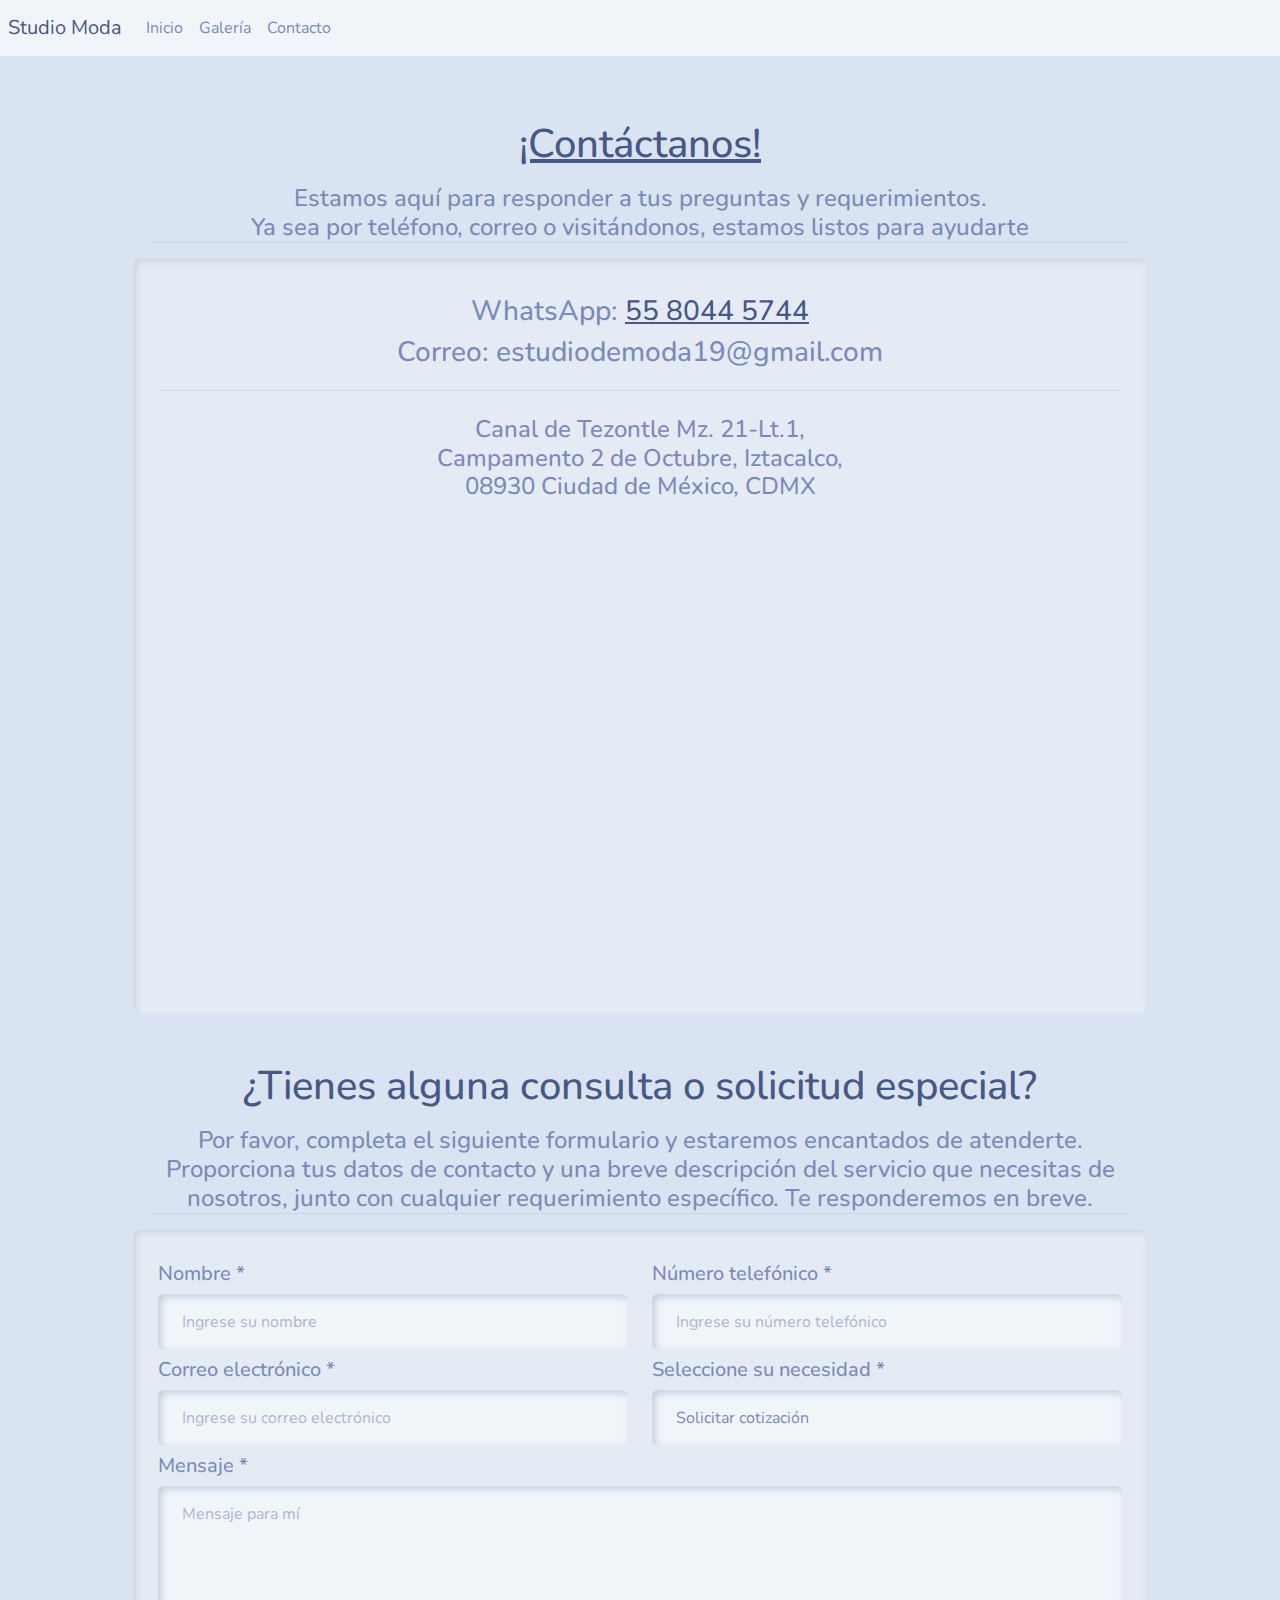
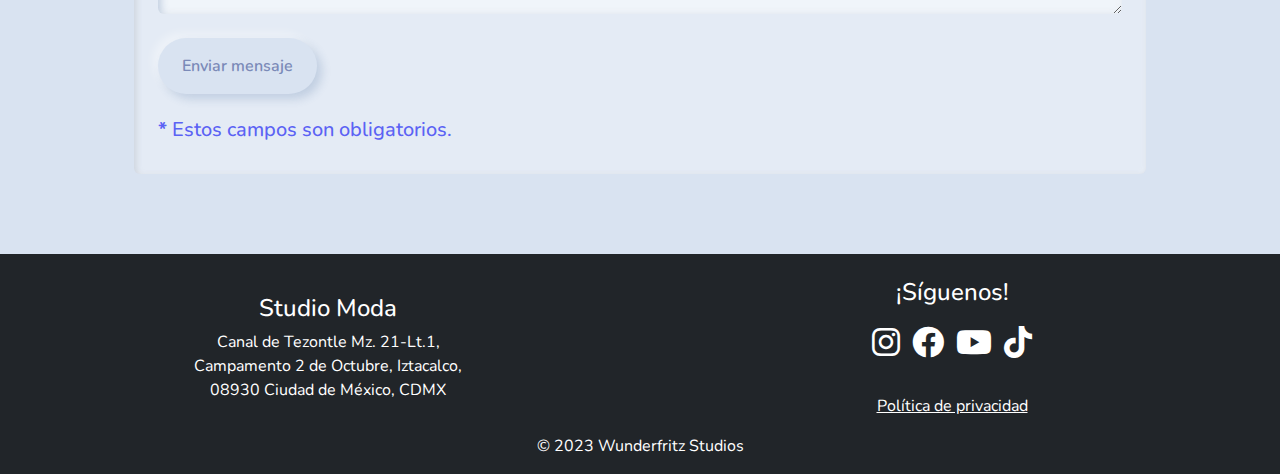
<file: contacto.html>
<!DOCTYPE html>
<html lang="en">

<head>
    <meta charset="UTF-8">
    <meta name="viewport" content="width=device-width, initial-scale=1.0">
    <title>Studio Moda</title>
    <!-- Add Bootstrap CSS -->
    <link rel="stylesheet" href="css/bootstrap.css">
    <link rel="stylesheet" href="css/style.css">
    <link rel="stylesheet" href="https://cdnjs.cloudflare.com/ajax/libs/font-awesome/6.0.0-beta3/css/all.min.css">
</head>

<body>
    <!-- Navbar -->
    <nav class="navbar navbar-expand-lg navbar-light bg-light p-2">
        <a class="navbar-brand" href="index.html">Studio Moda</a>
        <button class="navbar-toggler" type="button" data-toggle="collapse" data-target="#navbarNav"
            aria-controls="navbarNav" aria-expanded="false" aria-label="Toggle navigation">
            <span class="navbar-toggler-icon"></span>
        </button>
        <div class="collapse navbar-collapse" id="navbarNav">
            <ul class="navbar-nav">
                <li class="nav-item active">
                    <a class="nav-link" href="index.html">Inicio</a>
                </li>
                <li class="nav-item">
                    <a class="nav-link" href="galeria.html">Galería</a>
                </li>
                <li class="nav-item">
                    <a class="nav-link" href="contacto.html">Contacto</a>
                </li>
            </ul>
        </div>
    </nav>

    <!-- Contact -->
    <main class="container p-5">

        <!-- Datos de contacto -->
        <section id="contact-data" class="container p-3">
            <h1 class="text-center"><a href="https://wa.me/5580445744">¡Contáctanos!</a></h1>
            <div class="card-header h4 text-center m-3">Estamos aquí para responder a tus preguntas y
                requerimientos.<br>
                Ya sea por teléfono, correo o visitándonos, estamos listos para ayudarte
            </div>

            <div class="card border-primary mb-3 p-2">
                <div class="row justify-content-center align-items-center p-3">
                    <div class="col-lg text-center order-0 order-lg-0">
                        <div class="card-header h3">
                            <h3><span>WhatsApp:</span> <a href="https://wa.me/5580445744">55 8044 5744</a></h3>
                            <h3>Correo: estudiodemoda19@gmail.com </h3>
                        </div>
                        <div class="card-body text-center">
                            <h4>Canal de Tezontle Mz. 21-Lt.1,
                                <br>
                                Campamento 2 de Octubre, Iztacalco,
                                <br>
                                08930 Ciudad de México, CDMX
                            </h4>
                        </div>
                    </div>
                    <div class="col-lg text-center order-1 order-lg-1">
                        <div class="container text-center">

                            <div id="map" class="container">
                                <iframe
                                    src="https://www.google.com/maps/embed?pb=!1m17!1m12!1m3!1d940.8886089315312!2d-99.11591135145932!3d19.388436261416686!2m3!1f0!2f0!3f0!3m2!1i1024!2i768!4f13.1!3m2!1m1!2zMTnCsDIzJzE4LjQiTiA5OcKwMDYnNTMuMSJX!5e0!3m2!1sen!2smx!4v1698813459147!5m2!1sen!2smx"
                                    width="600" height="450" style="border:0;" allowfullscreen="" loading="lazy"
                                    referrerpolicy="no-referrer-when-downgrade"></iframe>
                            </div>
                        </div>
                    </div>
                </div>
        </section>

        <section id="contact-form" class="container p-3">
            <h1 class="text-center">¿Tienes alguna consulta o solicitud especial?</h1>
            <div class="card-header h4 text-center m-3">Por favor,
                completa el siguiente formulario y estaremos encantados de atenderte.
                Proporciona tus datos de contacto y una breve descripción del
                servicio que necesitas de nosotros, junto con cualquier
                requerimiento específico. Te responderemos en breve.</div>

            <div class="card border-primary mb-3 p-4">
                <form id="contact-form" method="post" action="https://formspree.io/f/mvojyobg" role="form">
                    <div class="messages"></div>
                    <div class="controls">
                        <div class="row mt-2">
                            <div class="col-md-6">
                                <div class="form-group">
                                    <label class="h5" for="form_name">Nombre *</label>
                                    <input id="form_name" type="text" name="name" class="form-control"
                                        placeholder="Ingrese su nombre" required="required"
                                        data-error="Se requiere el nombre." />
                                    <div class="help-block with-errors"></div>
                                </div>
                            </div>
                            <div class="col-md-6">
                                <div class="form-group">
                                    <label class="h5" for="form_lastname">Número telefónico *</label>
                                    <input id="form_lastname" type="text" name="surname" class="form-control"
                                        placeholder="Ingrese su número telefónico" required="required"
                                        data-error="Se requiere el apellido." />
                                    <div class="help-block with-errors"></div>
                                </div>
                            </div>
                        </div>
                        <div class="row mt-2">
                            <div class="col-md-6">
                                <div class="form-group">
                                    <label class="h5" for="form_email">Correo electrónico *</label>
                                    <input id="form_email" type="email" name="email" class="form-control"
                                        placeholder="Ingrese su correo electrónico" required="required"
                                        data-error="Se requiere un correo electrónico válido." />
                                    <div class="help-block with-errors"></div>
                                </div>
                            </div>
                            <div class="col-md-6">
                                <div class="form-group">
                                    <label class="h5" for="form_need">Seleccione su necesidad *</label>
                                    <select id="form_need" name="need" class="form-control" required="required"
                                        data-error="Por favor, especifique su necesidad.">
                                        <option value="Solicitar cotización">Solicitar cotización</option>
                                        <option value="Consultar estado del pedido">
                                            Consultar estado del pedido
                                        </option>
                                        <option value="Solicitar copia de una factura">
                                            Solicitar copia de una factura
                                        </option>
                                        <option value="Otro">Otro</option>
                                    </select>
                                    <div class="help-block with-errors"></div>
                                </div>
                            </div>
                        </div>
                        <div class="row mt-2">
                            <div class="col-md-12">
                                <div class="form-group">
                                    <label class="h5" for="form_message">Mensaje *</label>
                                    <textarea id="form_message" name="message" class="form-control"
                                        placeholder="Mensaje para mí" rows="4" required="required"
                                        data-error="Por favor, déjenos un mensaje."></textarea>
                                    <div class="help-block with-errors"></div>
                                </div>
                            </div>
                            <div class="col-md-12 pt-4">
                                <input type="submit" class="btn btn-success btn-send" value="Enviar mensaje" />
                            </div>
                        </div>
                        <div class="row mt-2">
                            <div class="col-md-12 pt-3">
                                <p class="text-info h5">
                                    <strong>*</strong> Estos campos son obligatorios.
                                </p>
                            </div>
                        </div>
                    </div>
                </form>
            </div>
        </section>

    </main>

    <!-- Footer -->
    <footer class="container-fluid bg-dark text-white pt-2">
        <div class="row justify-content-center align-items-center p-3">
            <div class="col-lg-6 text-center order-1 order-lg-0 pt-3">
                <h4 class="custom-footer-text">Studio Moda</h4>
                <p class="custom-footer-text">Canal de Tezontle Mz. 21-Lt.1,<br>Campamento 2 de Octubre,
                    Iztacalco,<br>08930 Ciudad de México, CDMX</p>
            </div>
            <div class="col-lg-6 text-center order-0 order-lg-1">
                <h4 class="custom-footer-text">¡Síguenos!</h4>
                <div id="social-media" class="p-2">
                    <a href="URL-DE-INSTAGRAM" target="_blank" class="social-icon text-white"><i
                            class="fab fa-instagram fa-2x p-1"></i></a>
                    <a href="URL-DE-FACEBOOK" target="_blank" class="social-icon text-white"><i
                            class="fab fa-facebook fa-2x p-1"></i></a>
                    <a href="URL-DE-YOUTUBE" target="_blank" class="social-icon text-white"><i
                            class="fab fa-youtube fa-2x p-1"></i></a>
                    <a href="URL-DE-TIKTOK" target="_blank" class="social-icon text-white"><i
                            class="fab fa-tiktok fa-2x p-1"></i></a>
                </div>
                <a href="politica-de-privacidad.html" class="custom-footer-text"><br>Política de privacidad</a>
            </div>
        </div>
        <div class="row">
            <div class="col">
                <p class="text-center">© 2023 Wunderfritz Studios</p>
            </div>
        </div>
    </footer>

    <!-- Add Bootstrap JS (optional) -->
    <script src="https://code.jquery.com/jquery-3.5.1.slim.min.js"></script>
    <script src="https://cdn.jsdelivr.net/npm/@popperjs/core@2.9.1/dist/umd/popper.min.js"></script>
    <script src="https://stackpath.bootstrapcdn.com/bootstrap/4.5.2/js/bootstrap.min.js"></script>
</body>

</html>
</file>
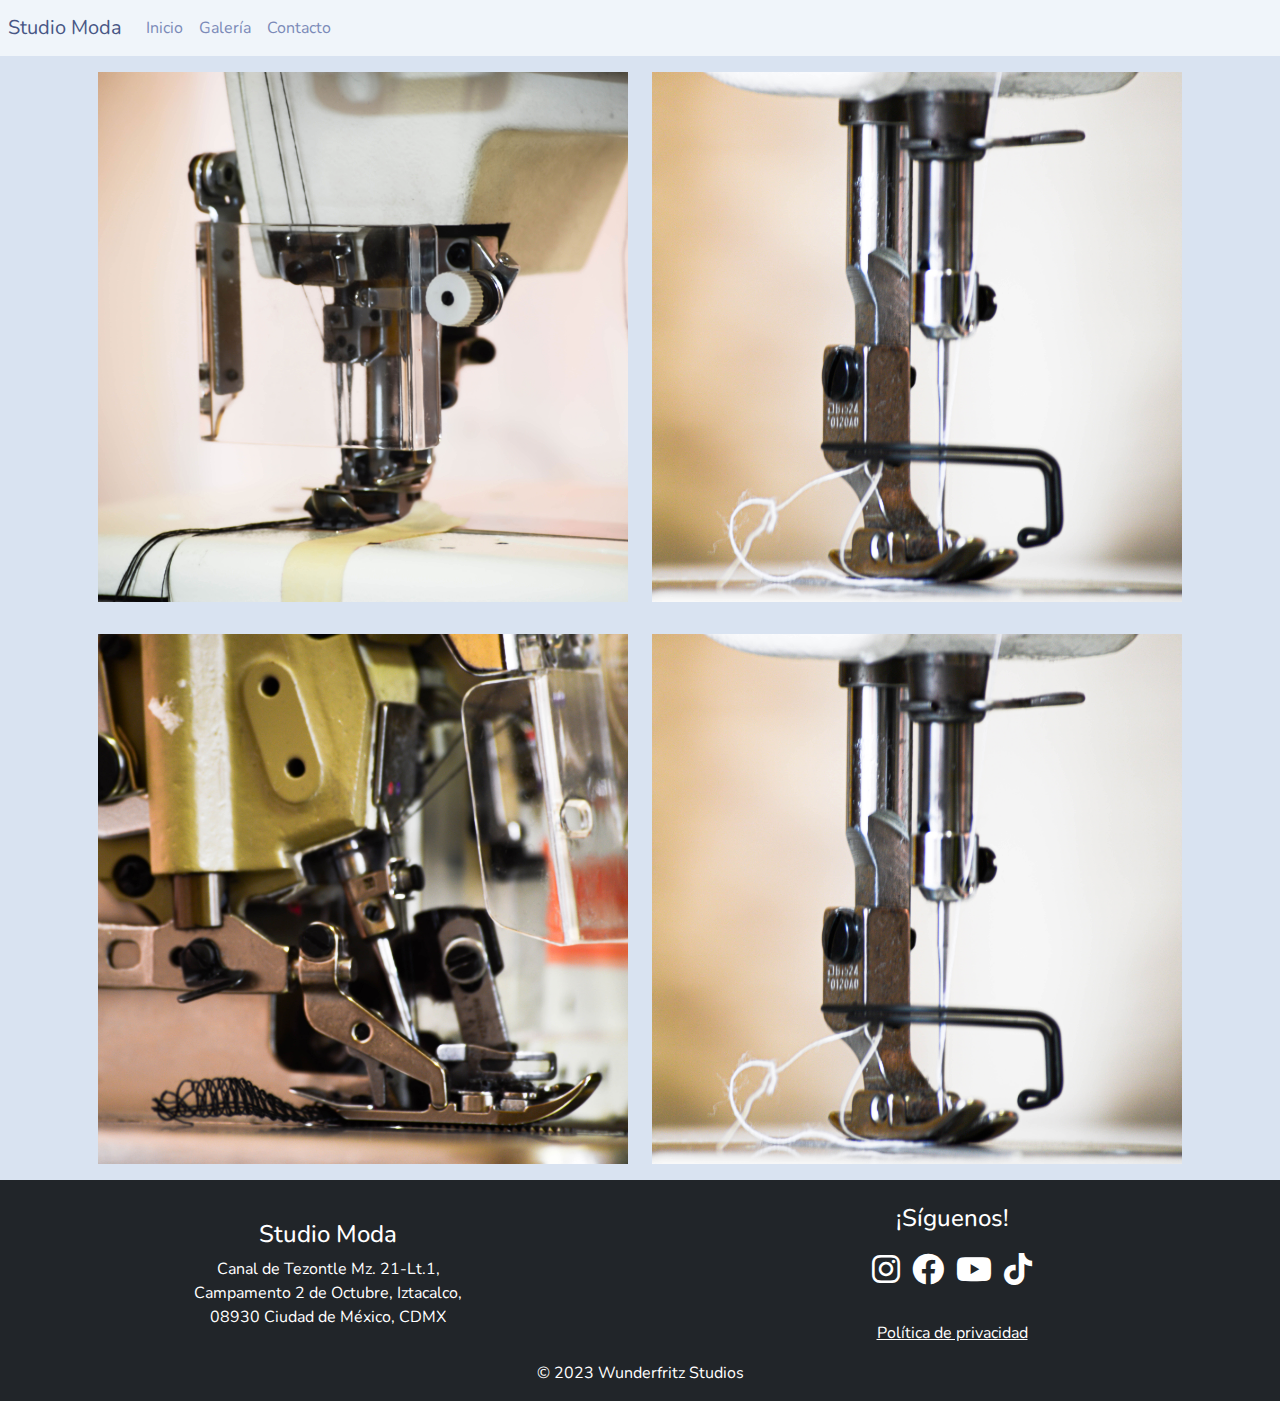
<file: galeria.html>
<!DOCTYPE html>
<html lang="en">

<head>
    <meta charset="UTF-8">
    <meta name="viewport" content="width=device-width, initial-scale=1.0">
    <title>Studio Moda</title>
    <!-- Add Bootstrap CSS -->
    <link rel="stylesheet" href="css/bootstrap.css">
    <link rel="stylesheet" href="css/style.css">
    <link rel="stylesheet" href="css/lightbox.min.css">
    <link rel="stylesheet" href="https://cdnjs.cloudflare.com/ajax/libs/font-awesome/6.0.0-beta3/css/all.min.css">
</head>

<body>
    <!-- Navbar -->
    <nav class="navbar navbar-expand-lg navbar-light bg-light p-2">
        <a class="navbar-brand" href="index.html">Studio Moda</a>
        <button class="navbar-toggler" type="button" data-toggle="collapse" data-target="#navbarNav"
            aria-controls="navbarNav" aria-expanded="false" aria-label="Toggle navigation">
            <span class="navbar-toggler-icon"></span>
        </button>
        <div class="collapse navbar-collapse" id="navbarNav">
            <ul class="navbar-nav">
                <li class="nav-item active">
                    <a class="nav-link" href="index.html">Inicio</a>
                </li>
                <li class="nav-item">
                    <a class="nav-link" href="galeria.html">Galería</a>
                </li>
                <li class="nav-item">
                    <a class="nav-link" href="contacto.html">Contacto</a>
                </li>
            </ul>
        </div>
    </nav>

    <div class="container">
        <div class="row p-3">
            <div class="col-md-6">
                <a href="images/studio-moda-0403.jpg" data-lightbox="gallery"><img class="img-fluid"
                        src="images/studio-moda-0403.jpg" alt="Image 1"></a>
            </div>
            <div class="col-md-6">
                <a href="images/studio-moda-0410.jpg" data-lightbox="gallery"><img class="img-fluid"
                        src="images/studio-moda-0410.jpg" alt="Image 2"></a>
            </div>
        </div>
        <div class="row p-3">
            <div class="col-md-6">
                <a href="images/studio-moda-0418.jpg" data-lightbox="gallery"><img class="img-fluid"
                        src="images/studio-moda-0418.jpg" alt="Image 3"></a>
            </div>
            <div class="col-md-6">
                <a href="images/studio-moda-0410.jpg" data-lightbox="gallery"><img class="img-fluid"
                        src="images/studio-moda-0410.jpg" alt="Image 4"></a>
            </div>
        </div>
    </div>

    <!-- Footer -->
    <footer class="container-fluid bg-dark text-white pt-2">
        <div class="row justify-content-center align-items-center p-3">
            <div class="col-lg-6 text-center order-1 order-lg-0 pt-3">
                <h4 class="custom-footer-text">Studio Moda</h4>
                <p class="custom-footer-text">Canal de Tezontle Mz. 21-Lt.1,<br>Campamento 2 de Octubre,
                    Iztacalco,<br>08930 Ciudad de México, CDMX</p>
            </div>
            <div class="col-lg-6 text-center order-0 order-lg-1">
                <h4 class="custom-footer-text">¡Síguenos!</h4>
                <div id="social-media" class="p-2">
                    <a href="URL-DE-INSTAGRAM" target="_blank" class="social-icon text-white"><i
                            class="fab fa-instagram fa-2x p-1"></i></a>
                    <a href="URL-DE-FACEBOOK" target="_blank" class="social-icon text-white"><i
                            class="fab fa-facebook fa-2x p-1"></i></a>
                    <a href="URL-DE-YOUTUBE" target="_blank" class="social-icon text-white"><i
                            class="fab fa-youtube fa-2x p-1"></i></a>
                    <a href="URL-DE-TIKTOK" target="_blank" class="social-icon text-white"><i
                            class="fab fa-tiktok fa-2x p-1"></i></a>
                </div>
                <a href="politica-de-privacidad.html" class="custom-footer-text"><br>Política de privacidad</a>
            </div>
        </div>
        <div class="row">
            <div class="col">
                <p class="text-center">© 2023 Wunderfritz Studios</p>
            </div>
        </div>
    </footer>

    <!-- Add Bootstrap JS (optional) -->
    <script src="https://code.jquery.com/jquery-3.5.1.slim.min.js"></script>
    <script src="https://cdn.jsdelivr.net/npm/@popperjs/core@2.9.1/dist/umd/popper.min.js"></script>
    <script src="https://stackpath.bootstrapcdn.com/bootstrap/4.5.2/js/bootstrap.min.js"></script>
    <script src="js/lightbox-plus-jquery.js"></script>
</body>

</html>
</file>
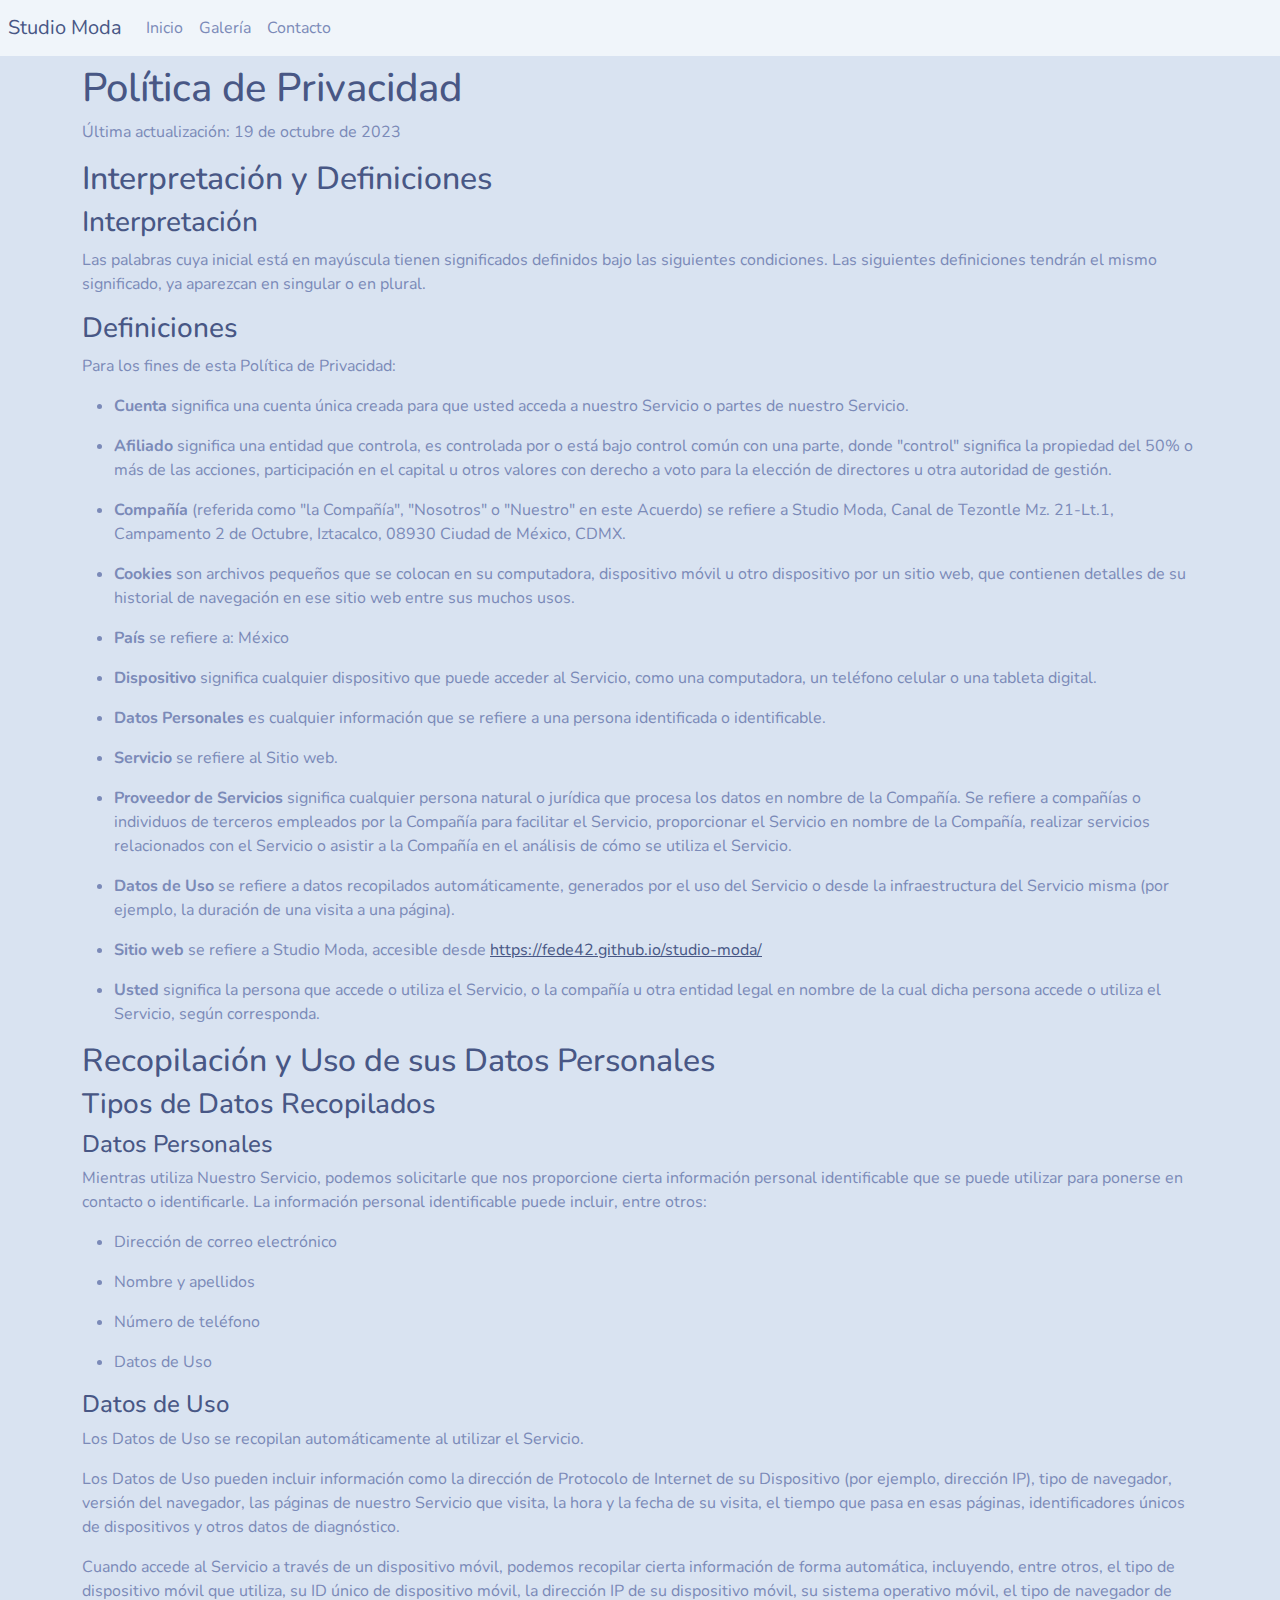
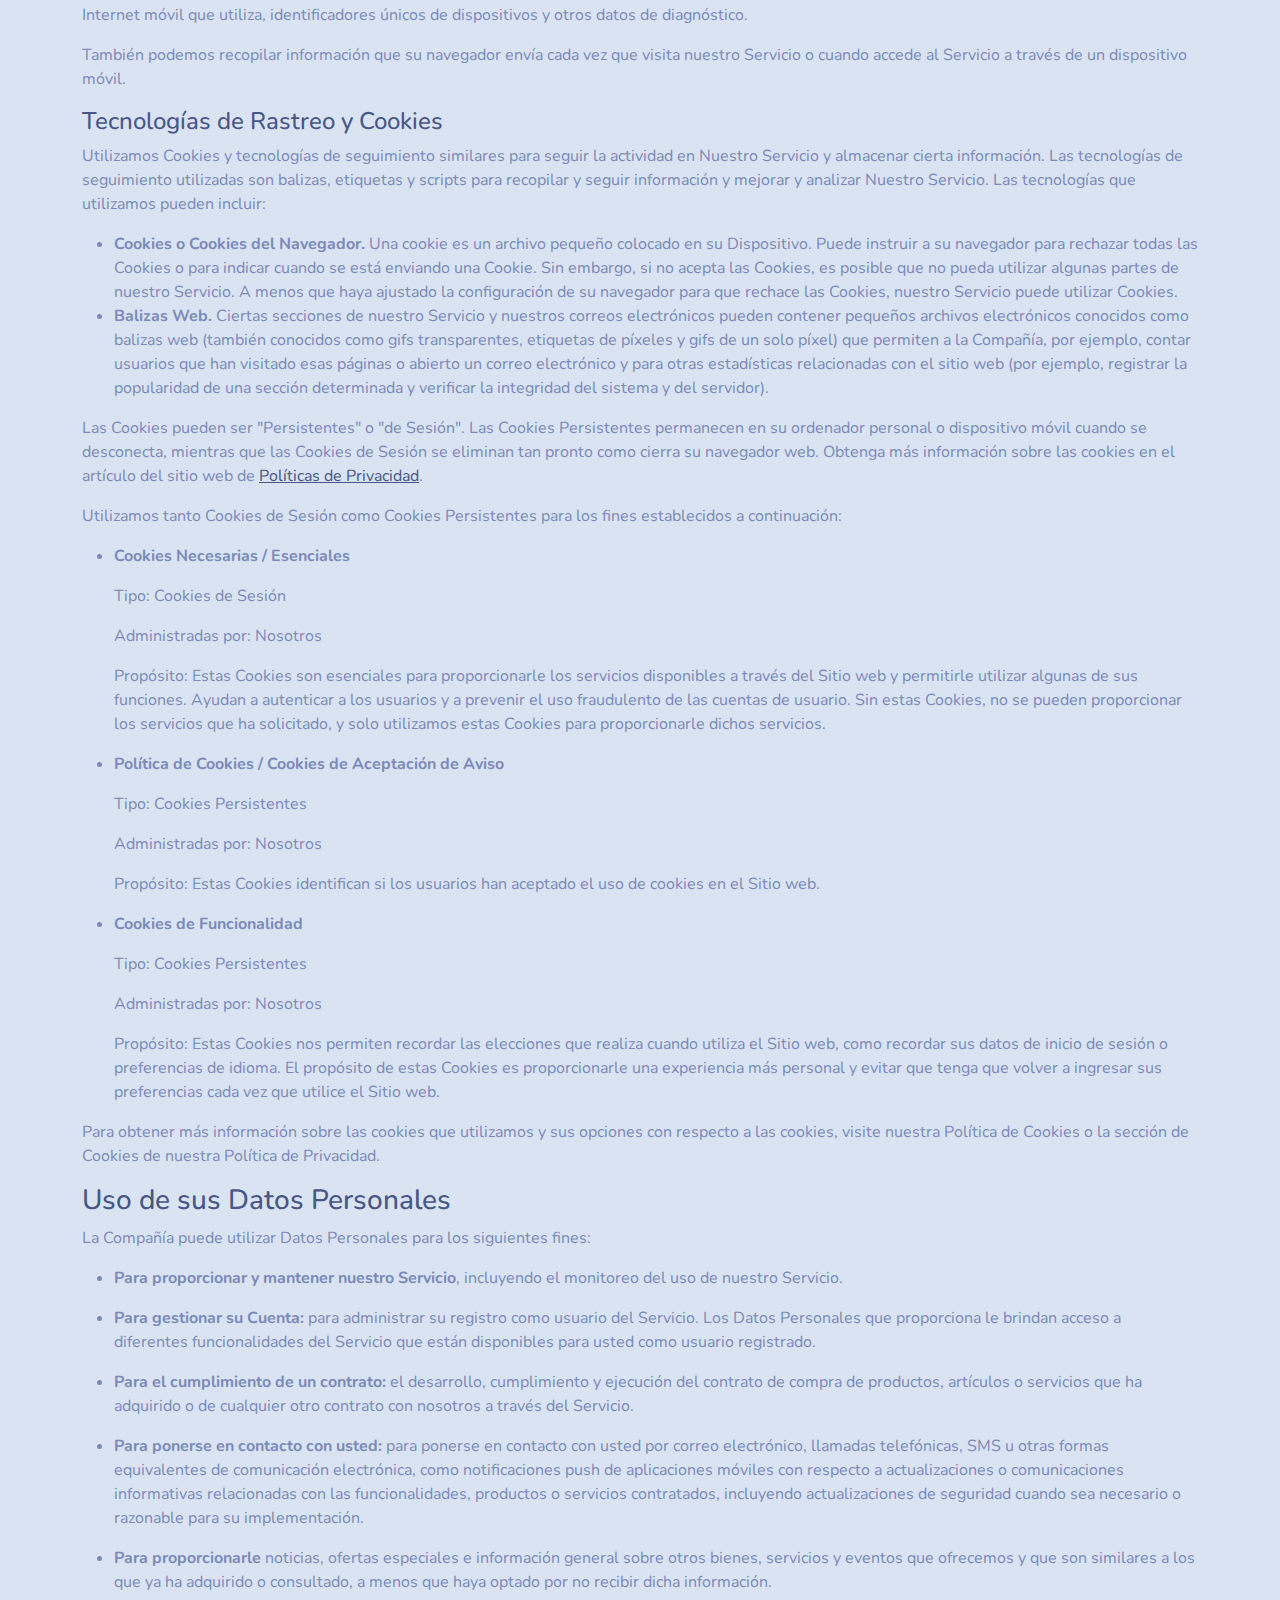
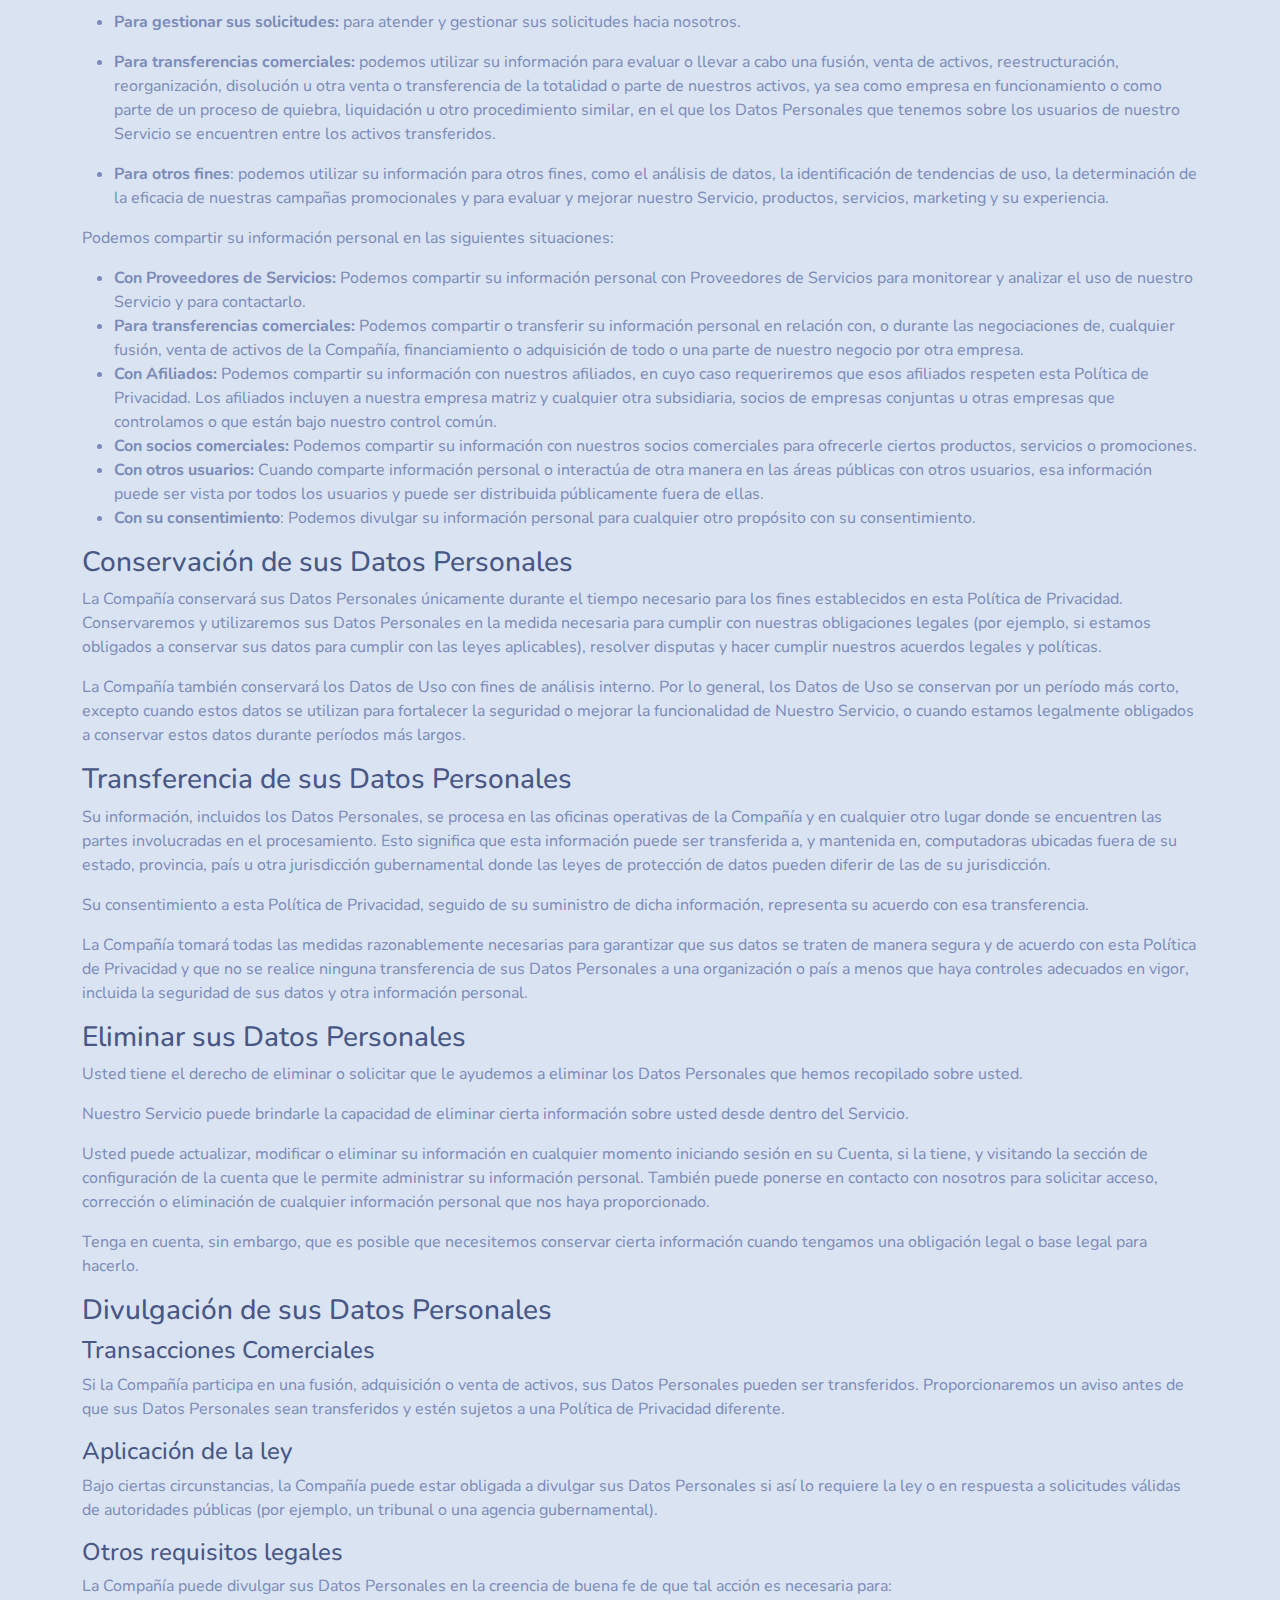
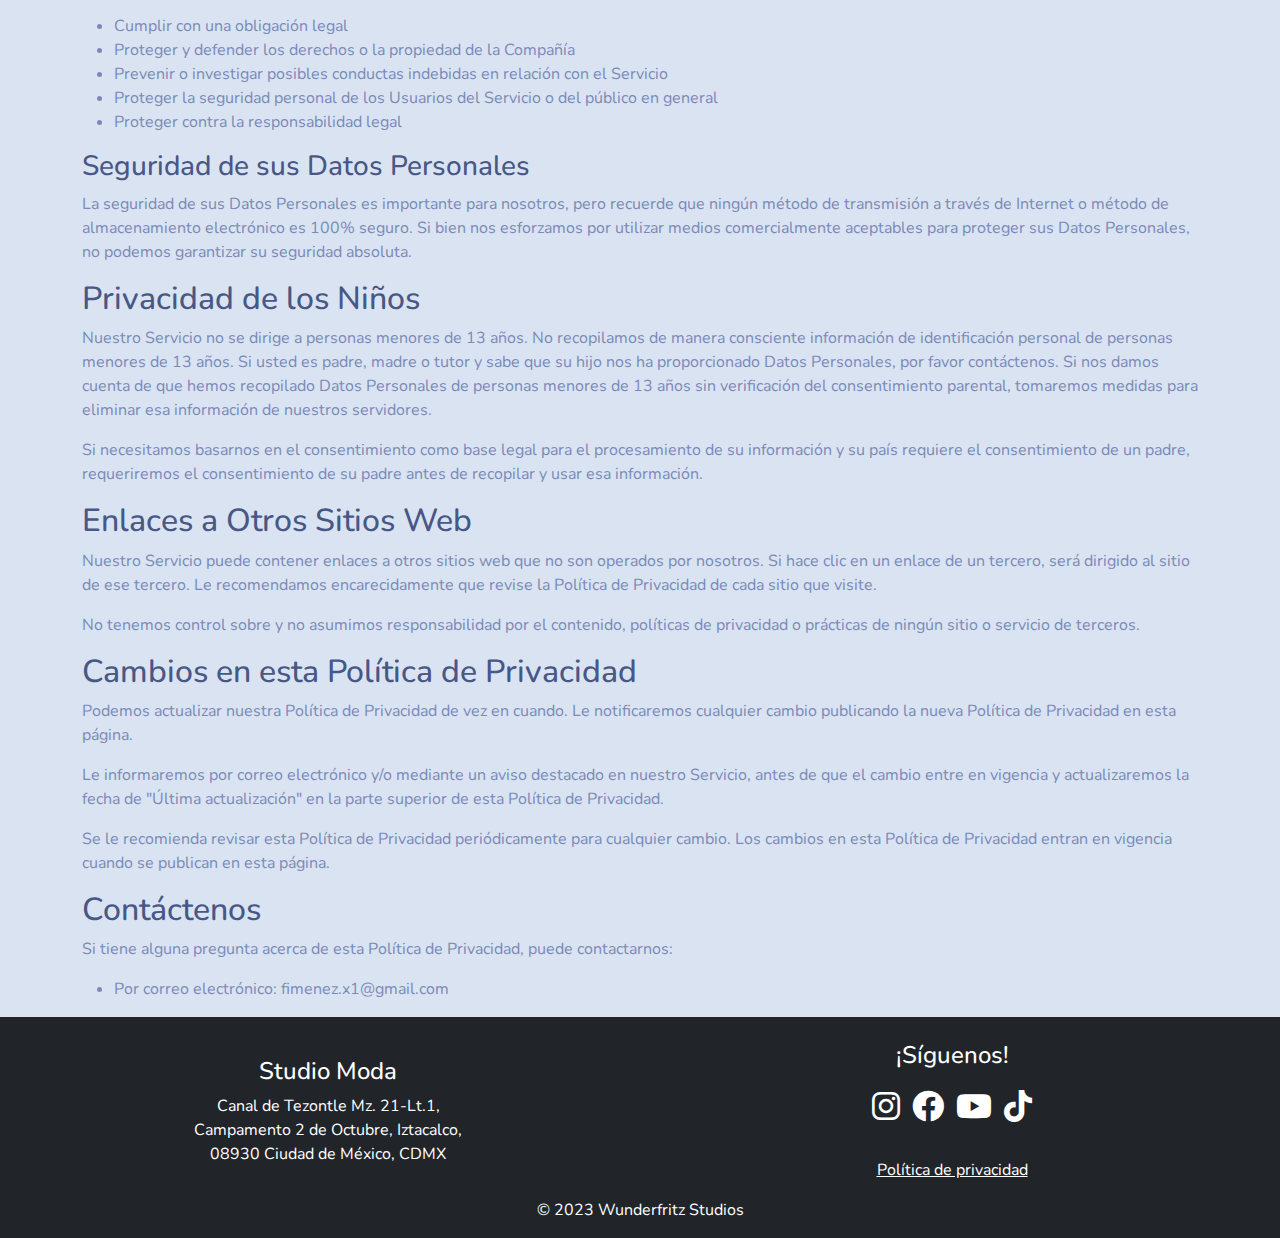
<file: politica-de-privacidad.html>
<!DOCTYPE html>
<html lang="en">

<head>
    <meta charset="UTF-8">
    <meta name="viewport" content="width=device-width, initial-scale=1.0">
    <title>Studio Moda</title>
    <!-- Add Bootstrap CSS -->
    <link rel="stylesheet" href="css/bootstrap.css">
    <link rel="stylesheet" href="css/style.css">
    <link rel="stylesheet" href="https://cdnjs.cloudflare.com/ajax/libs/font-awesome/6.0.0-beta3/css/all.min.css">

</head>

<body>
    <!-- Navbar -->
    <nav class="navbar navbar-expand-lg navbar-light bg-light p-2">
        <a class="navbar-brand" href="index.html">Studio Moda</a>
        <button class="navbar-toggler" type="button" data-toggle="collapse" data-target="#navbarNav"
            aria-controls="navbarNav" aria-expanded="false" aria-label="Toggle navigation">
            <span class="navbar-toggler-icon"></span>
        </button>
        <div class="collapse navbar-collapse" id="navbarNav">
            <ul class="navbar-nav">
                <li class="nav-item active">
                    <a class="nav-link" href="index.html">Inicio</a>
                </li>
                <li class="nav-item">
                    <a class="nav-link" href="galeria.html">Galería</a>
                </li>
                <li class="nav-item">
                    <a class="nav-link" href="contacto.html">Contacto</a>
                </li>
            </ul>
        </div>
    </nav>

    <div class="container-fluid pt-2">
        <div class="container" id="en">
            <h1>Política de Privacidad</h1>
            <p>Última actualización: 19 de octubre de 2023</p>
            <h2>Interpretación y Definiciones</h2>
            <h3>Interpretación</h3>
            <p>Las palabras cuya inicial está en mayúscula tienen significados definidos bajo las siguientes
                condiciones. Las siguientes definiciones tendrán el mismo significado, ya aparezcan en singular o en
                plural.</p>
            <h3>Definiciones</h3>
            <p>Para los fines de esta Política de Privacidad:</p>
            <ul>
                <li>
                    <p><strong>Cuenta</strong> significa una cuenta única creada para que usted acceda a nuestro
                        Servicio o
                        partes de nuestro Servicio.</p>
                </li>
                <li>
                    <p><strong>Afiliado</strong> significa una entidad que controla, es controlada por o está bajo
                        control
                        común con una parte, donde "control" significa la propiedad del 50% o más de las
                        acciones, participación en el capital u otros valores con derecho a voto para la elección de
                        directores
                        u otra autoridad de gestión.</p>
                </li>
                <li>
                    <p><strong>Compañía</strong> (referida como "la Compañía", "Nosotros" o "Nuestro" en
                        este Acuerdo) se refiere a Studio Moda, Canal de Tezontle Mz. 21-Lt.1, Campamento 2 de Octubre,
                        Iztacalco,
                        08930 Ciudad de México, CDMX.</p>
                </li>
                <li>
                    <p><strong>Cookies</strong> son archivos pequeños que se colocan en su computadora, dispositivo
                        móvil
                        u otro dispositivo por un sitio web, que contienen detalles de su historial de navegación en
                        ese sitio web entre sus muchos usos.</p>
                </li>
                <li>
                    <p><strong>País</strong> se refiere a: México</p>
                </li>
                <li>
                    <p><strong>Dispositivo</strong> significa cualquier dispositivo que puede acceder al Servicio, como
                        una
                        computadora, un teléfono celular o una tableta digital.</p>
                </li>
                <li>
                    <p><strong>Datos Personales</strong> es cualquier información que se refiere a una persona
                        identificada o
                        identificable.</p>
                </li>
                <li>
                    <p><strong>Servicio</strong> se refiere al Sitio web.</p>
                </li>
                <li>
                    <p><strong>Proveedor de Servicios</strong> significa cualquier persona natural o jurídica que
                        procesa los
                        datos en nombre de la Compañía. Se refiere a compañías o individuos de terceros
                        empleados por la Compañía para facilitar el Servicio, proporcionar el Servicio en nombre de
                        la Compañía, realizar servicios relacionados con el Servicio o asistir a la Compañía en
                        el análisis de cómo se utiliza el Servicio.</p>
                </li>
                <li>
                    <p><strong>Datos de Uso</strong> se refiere a datos recopilados automáticamente, generados por
                        el uso del Servicio o desde la infraestructura del Servicio misma (por ejemplo, la
                        duración de una visita a una página).</p>
                </li>
                <li>
                    <p><strong>Sitio web</strong> se refiere a Studio Moda, accesible desde <a
                            href="https://fede42.github.io/studio-moda/" rel="external nofollow noopener"
                            target="_blank">https://fede42.github.io/studio-moda/</a></p>
                </li>
                <li>
                    <p><strong>Usted</strong> significa la persona que accede o utiliza el Servicio, o la compañía
                        u otra entidad legal en nombre de la cual dicha persona accede o utiliza el
                        Servicio, según corresponda.</p>
                </li>
            </ul>
            <h2>Recopilación y Uso de sus Datos Personales</h2>
            <h3>Tipos de Datos Recopilados</h3>
            <h4>Datos Personales</h4>
            <p>Mientras utiliza Nuestro Servicio, podemos solicitarle que nos proporcione cierta información personal
                identificable que se puede utilizar para ponerse en contacto o identificarle. La información personal
                identificable puede incluir, entre otros:</p>
            <ul>
                <li>
                    <p>Dirección de correo electrónico</p>
                </li>
                <li>
                    <p>Nombre y apellidos</p>
                </li>
                <li>
                    <p>Número de teléfono</p>
                </li>
                <li>
                    <p>Datos de Uso</p>
                </li>
            </ul>
            <h4>Datos de Uso</h4>
            <p>Los Datos de Uso se recopilan automáticamente al utilizar el Servicio.</p>
            <p>Los Datos de Uso pueden incluir información como la dirección de Protocolo de Internet de su Dispositivo
                (por ejemplo, dirección IP), tipo de navegador, versión del navegador, las páginas de nuestro Servicio
                que visita, la hora y la fecha de su visita, el tiempo que pasa en esas páginas, identificadores únicos
                de dispositivos y otros datos de diagnóstico.</p>
            <p>Cuando accede al Servicio a través de un dispositivo móvil, podemos recopilar cierta información de forma
                automática, incluyendo, entre otros, el tipo de dispositivo móvil que utiliza, su ID único de
                dispositivo móvil, la dirección IP de su dispositivo móvil, su sistema operativo móvil, el tipo de
                navegador de Internet móvil que utiliza, identificadores únicos de dispositivos y otros datos de
                diagnóstico.</p>
            <p>También podemos recopilar información que su navegador envía cada vez que visita nuestro Servicio o
                cuando accede al Servicio a través de un dispositivo móvil.</p>
            <h4>Tecnologías de Rastreo y Cookies</h4>
            <p>Utilizamos Cookies y tecnologías de seguimiento similares para seguir la actividad en Nuestro Servicio y
                almacenar cierta información. Las tecnologías de seguimiento utilizadas son balizas, etiquetas y scripts
                para recopilar y seguir información y mejorar y analizar Nuestro Servicio. Las tecnologías que
                utilizamos pueden incluir:</p>
            <ul>
                <li><strong>Cookies o Cookies del Navegador.</strong> Una cookie es un archivo pequeño colocado en su
                    Dispositivo. Puede instruir a su navegador para rechazar todas las Cookies o para indicar cuando se
                    está enviando una Cookie. Sin embargo, si no acepta las Cookies, es posible que no pueda utilizar
                    algunas partes de nuestro Servicio. A menos que haya ajustado la configuración de su navegador para
                    que rechace las Cookies, nuestro Servicio puede utilizar Cookies.</li>
                <li><strong>Balizas Web.</strong> Ciertas secciones de nuestro Servicio y nuestros correos electrónicos
                    pueden contener pequeños archivos electrónicos conocidos como balizas web (también conocidos como
                    gifs transparentes, etiquetas de píxeles y gifs de un solo píxel) que permiten a la Compañía, por
                    ejemplo, contar usuarios que han visitado esas páginas o abierto un correo electrónico y para otras
                    estadísticas relacionadas con el sitio web (por ejemplo, registrar la popularidad de una sección
                    determinada y verificar la integridad del sistema y del servidor).</li>
            </ul>
            <p>Las Cookies pueden ser "Persistentes" o "de Sesión". Las Cookies Persistentes permanecen en su ordenador
                personal o dispositivo móvil cuando se desconecta, mientras que las Cookies de Sesión se eliminan tan
                pronto como cierra su navegador web. Obtenga más información sobre las cookies en el artículo del sitio
                web de <a
                    href="https://www.privacypolicies.com/blog/privacy-policy-template/#Use_Of_Cookies_Log_Files_And_Tracking"
                    target="_blank">Políticas de Privacidad</a>.</p>
            <p>Utilizamos tanto Cookies de Sesión como Cookies Persistentes para los fines establecidos a continuación:
            </p>
            <ul>
                <li>
                    <p><strong>Cookies Necesarias / Esenciales</strong></p>
                    <p>Tipo: Cookies de Sesión</p>
                    <p>Administradas por: Nosotros</p>
                    <p>Propósito: Estas Cookies son esenciales para proporcionarle los servicios disponibles a través
                        del Sitio web y permitirle utilizar algunas de sus funciones. Ayudan a autenticar a los usuarios
                        y a prevenir el uso fraudulento de las cuentas de usuario. Sin estas Cookies, no se pueden
                        proporcionar los servicios que ha solicitado, y solo utilizamos estas Cookies para
                        proporcionarle dichos servicios.</p>
                </li>
                <li>
                    <p><strong>Política de Cookies / Cookies de Aceptación de Aviso</strong></p>
                    <p>Tipo: Cookies Persistentes</p>
                    <p>Administradas por: Nosotros</p>
                    <p>Propósito: Estas Cookies identifican si los usuarios han aceptado el uso de cookies en el Sitio
                        web.</p>
                </li>
                <li>
                    <p><strong>Cookies de Funcionalidad</strong></p>
                    <p>Tipo: Cookies Persistentes</p>
                    <p>Administradas por: Nosotros</p>
                    <p>Propósito: Estas Cookies nos permiten recordar las elecciones que realiza cuando utiliza el Sitio
                        web, como recordar sus datos de inicio de sesión o preferencias de idioma. El propósito de estas
                        Cookies es proporcionarle una experiencia más personal y evitar que tenga que volver a ingresar
                        sus preferencias cada vez que utilice el Sitio web.</p>
                </li>
            </ul>
            <p>Para obtener más información sobre las cookies que utilizamos y sus opciones con respecto a las cookies,
                visite nuestra Política de Cookies o la sección de Cookies de nuestra Política de Privacidad.</p>
            <h3>Uso de sus Datos Personales</h3>
            <p>La Compañía puede utilizar Datos Personales para los siguientes fines:</p>
            <ul>
                <li>
                    <p><strong>Para proporcionar y mantener nuestro Servicio</strong>, incluyendo el monitoreo del uso
                        de nuestro Servicio.</p>
                </li>
                <li>
                    <p><strong>Para gestionar su Cuenta:</strong> para administrar su registro como usuario del
                        Servicio. Los Datos Personales que proporciona le brindan acceso a diferentes funcionalidades
                        del Servicio que están disponibles para usted como usuario registrado.</p>
                </li>
                <li>
                    <p><strong>Para el cumplimiento de un contrato:</strong> el desarrollo, cumplimiento y ejecución del
                        contrato de compra de productos, artículos o servicios que ha adquirido o de cualquier otro
                        contrato con nosotros a través del Servicio.</p>
                </li>
                <li>
                    <p><strong>Para ponerse en contacto con usted:</strong> para ponerse en contacto con usted por
                        correo electrónico, llamadas telefónicas, SMS u otras formas equivalentes de comunicación
                        electrónica, como notificaciones push de aplicaciones móviles con respecto a actualizaciones o
                        comunicaciones informativas relacionadas con las funcionalidades, productos o servicios
                        contratados, incluyendo actualizaciones de seguridad cuando sea necesario o razonable para su
                        implementación.</p>
                </li>
                <li>
                    <p><strong>Para proporcionarle</strong> noticias, ofertas especiales e información general sobre
                        otros bienes, servicios y eventos que ofrecemos y que son similares a los que ya ha adquirido o
                        consultado, a menos que haya optado por no recibir dicha información.</p>
                </li>
                <li>
                    <p><strong>Para gestionar sus solicitudes:</strong> para atender y gestionar sus solicitudes hacia
                        nosotros.</p>
                </li>
                <li>
                    <p><strong>Para transferencias comerciales:</strong> podemos utilizar su información para evaluar o
                        llevar a cabo una fusión, venta de activos, reestructuración, reorganización, disolución u otra
                        venta o transferencia de la totalidad o parte de nuestros activos, ya sea como empresa en
                        funcionamiento o como parte de un proceso de quiebra, liquidación u otro procedimiento similar,
                        en el que los Datos Personales que tenemos sobre los usuarios de nuestro Servicio se encuentren
                        entre los activos transferidos.</p>
                </li>
                <li>
                    <p><strong>Para otros fines</strong>: podemos utilizar su información para otros fines, como el
                        análisis de datos, la identificación de tendencias de uso, la determinación de la eficacia de
                        nuestras campañas promocionales y para evaluar y mejorar nuestro Servicio, productos, servicios,
                        marketing y su experiencia.</p>
                </li>
            </ul>
            <p>Podemos compartir su información personal en las siguientes situaciones:</p>
            <ul>
                <li><strong>Con Proveedores de Servicios:</strong> Podemos compartir su información personal con
                    Proveedores de Servicios para monitorear y analizar el uso de nuestro Servicio y para contactarlo.
                </li>
                <li><strong>Para transferencias comerciales:</strong> Podemos compartir o transferir su información
                    personal en relación con, o durante las negociaciones de, cualquier fusión, venta de activos de la
                    Compañía, financiamiento o adquisición de todo o una parte de nuestro negocio por otra empresa.</li>
                <li><strong>Con Afiliados:</strong> Podemos compartir su información con nuestros afiliados, en cuyo
                    caso requeriremos que esos afiliados respeten esta Política de Privacidad. Los afiliados incluyen a
                    nuestra empresa matriz y cualquier otra subsidiaria, socios de empresas conjuntas u otras empresas
                    que controlamos o que están bajo nuestro control común.</li>
                <li><strong>Con socios comerciales:</strong> Podemos compartir su información con nuestros socios
                    comerciales para ofrecerle ciertos productos, servicios o promociones.</li>
                <li><strong>Con otros usuarios:</strong> Cuando comparte información personal o interactúa de otra
                    manera en las áreas públicas con otros usuarios, esa información puede ser vista por todos los
                    usuarios y puede ser distribuida públicamente fuera de ellas.</li>
                <li><strong>Con su consentimiento</strong>: Podemos divulgar su información personal para cualquier otro
                    propósito con su consentimiento.</li>
            </ul>
            <h3>Conservación de sus Datos Personales</h3>
            <p>La Compañía conservará sus Datos Personales únicamente durante el tiempo necesario para los fines
                establecidos en esta Política de Privacidad. Conservaremos y utilizaremos sus Datos Personales en la
                medida necesaria para cumplir con nuestras obligaciones legales (por ejemplo, si estamos obligados a
                conservar sus datos para cumplir con las leyes aplicables), resolver disputas y hacer cumplir nuestros
                acuerdos legales y políticas.</p>
            <p>La Compañía también conservará los Datos de Uso con fines de análisis interno. Por lo general, los Datos
                de Uso se conservan por un período más corto, excepto cuando estos datos se utilizan para fortalecer la
                seguridad o mejorar la funcionalidad de Nuestro Servicio, o cuando estamos legalmente obligados a
                conservar estos datos durante períodos más largos.</p>
            <h3>Transferencia de sus Datos Personales</h3>
            <p>Su información, incluidos los Datos Personales, se procesa en las oficinas operativas de la Compañía y en
                cualquier otro lugar donde se encuentren las partes involucradas en el procesamiento. Esto significa que
                esta información puede ser transferida a, y mantenida en, computadoras ubicadas fuera de su estado,
                provincia, país u otra jurisdicción gubernamental donde las leyes de protección de datos pueden diferir
                de las de su jurisdicción.</p>
            <p>Su consentimiento a esta Política de Privacidad, seguido de su suministro de dicha información,
                representa su acuerdo con esa transferencia.</p>
            <p>La Compañía tomará todas las medidas razonablemente necesarias para garantizar que sus datos se traten de
                manera segura y de acuerdo con esta Política de Privacidad y que no se realice ninguna transferencia de
                sus Datos Personales a una organización o país a menos que haya controles adecuados en vigor, incluida
                la seguridad de sus datos y otra información personal.</p>
            <h3>Eliminar sus Datos Personales</h3>
            <p>Usted tiene el derecho de eliminar o solicitar que le ayudemos a eliminar los Datos Personales que hemos
                recopilado sobre usted.</p>
            <p>Nuestro Servicio puede brindarle la capacidad de eliminar cierta información sobre usted desde dentro del
                Servicio.</p>
            <p>Usted puede actualizar, modificar o eliminar su información en cualquier momento iniciando sesión en su
                Cuenta, si la tiene, y visitando la sección de configuración de la cuenta que le permite administrar su
                información personal. También puede ponerse en contacto con nosotros para solicitar acceso, corrección o
                eliminación de cualquier información personal que nos haya proporcionado.</p>
            <p>Tenga en cuenta, sin embargo, que es posible que necesitemos conservar cierta información cuando tengamos
                una obligación legal o base legal para hacerlo.</p>
            <h3>Divulgación de sus Datos Personales</h3>
            <h4>Transacciones Comerciales</h4>
            <p>Si la Compañía participa en una fusión, adquisición o venta de activos, sus Datos Personales pueden ser
                transferidos. Proporcionaremos un aviso antes de que sus Datos Personales sean transferidos y estén
                sujetos a una Política de Privacidad diferente.</p>
            <h4>Aplicación de la ley</h4>
            <p>Bajo ciertas circunstancias, la Compañía puede estar obligada a divulgar sus Datos Personales si así lo
                requiere la ley o en respuesta a solicitudes válidas de autoridades públicas (por ejemplo, un tribunal o
                una agencia gubernamental).</p>
            <h4>Otros requisitos legales</h4>
            <p>La Compañía puede divulgar sus Datos Personales en la creencia de buena fe de que tal acción es necesaria
                para:</p>
            <ul>
                <li>Cumplir con una obligación legal</li>
                <li>Proteger y defender los derechos o la propiedad de la Compañía</li>
                <li>Prevenir o investigar posibles conductas indebidas en relación con el Servicio</li>
                <li>Proteger la seguridad personal de los Usuarios del Servicio o del público en general</li>
                <li>Proteger contra la responsabilidad legal</li>
            </ul>
            <h3>Seguridad de sus Datos Personales</h3>
            <p>La seguridad de sus Datos Personales es importante para nosotros, pero recuerde que ningún método de
                transmisión a través de Internet o método de almacenamiento electrónico es 100% seguro. Si bien nos
                esforzamos por utilizar medios comercialmente aceptables para proteger sus Datos Personales, no podemos
                garantizar su seguridad absoluta.</p>
            <h2>Privacidad de los Niños</h2>
            <p>Nuestro Servicio no se dirige a personas menores de 13 años. No recopilamos de manera consciente
                información de identificación personal de personas menores de 13 años. Si usted es padre, madre o tutor
                y sabe que su hijo nos ha proporcionado Datos Personales, por favor contáctenos. Si nos damos cuenta de
                que hemos recopilado Datos Personales de personas menores de 13 años sin verificación del consentimiento
                parental, tomaremos medidas para eliminar esa información de nuestros servidores.</p>
            <p>Si necesitamos basarnos en el consentimiento como base legal para el procesamiento de su información y su
                país requiere el consentimiento de un padre, requeriremos el consentimiento de su padre antes de
                recopilar y usar esa información.</p>
            <h2>Enlaces a Otros Sitios Web</h2>
            <p>Nuestro Servicio puede contener enlaces a otros sitios web que no son operados por nosotros. Si hace clic
                en un enlace de un tercero, será dirigido al sitio de ese tercero. Le recomendamos encarecidamente que
                revise la Política de Privacidad de cada sitio que visite.</p>
            <p>No tenemos control sobre y no asumimos responsabilidad por el contenido, políticas de privacidad o
                prácticas de ningún sitio o servicio de terceros.</p>
            <h2>Cambios en esta Política de Privacidad</h2>
            <p>Podemos actualizar nuestra Política de Privacidad de vez en cuando. Le notificaremos cualquier cambio
                publicando la nueva Política de Privacidad en esta página.</p>
            <p>Le informaremos por correo electrónico y/o mediante un aviso destacado en nuestro Servicio, antes de que
                el cambio entre en vigencia y actualizaremos la fecha de "Última actualización" en la parte superior de
                esta Política de Privacidad.</p>
            <p>Se le recomienda revisar esta Política de Privacidad periódicamente para cualquier cambio. Los cambios en
                esta Política de Privacidad entran en vigencia cuando se publican en esta página.</p>
            <h2>Contáctenos</h2>
            <p>Si tiene alguna pregunta acerca de esta Política de Privacidad, puede contactarnos:</p>
            <ul>
                <li>Por correo electrónico: fimenez.x1@gmail.com</li>
            </ul>
        </div>
    </div>
    <!-- Footer -->
    <footer class="container-fluid bg-dark text-white pt-2">
        <div class="row justify-content-center align-items-center p-3">
            <div class="col-lg-6 text-center order-1 order-lg-0 pt-3">
                <h4 class="custom-footer-text">Studio Moda</h4>
                <p class="custom-footer-text">Canal de Tezontle Mz. 21-Lt.1,<br>Campamento 2 de Octubre,
                    Iztacalco,<br>08930 Ciudad de México, CDMX</p>
            </div>
            <div class="col-lg-6 text-center order-0 order-lg-1">
                <h4 class="custom-footer-text">¡Síguenos!</h4>
                <div id="social-media" class="p-2">
                    <a href="URL-DE-INSTAGRAM" target="_blank" class="social-icon text-white"><i
                            class="fab fa-instagram fa-2x p-1"></i></a>
                    <a href="URL-DE-FACEBOOK" target="_blank" class="social-icon text-white"><i
                            class="fab fa-facebook fa-2x p-1"></i></a>
                    <a href="URL-DE-YOUTUBE" target="_blank" class="social-icon text-white"><i
                            class="fab fa-youtube fa-2x p-1"></i></a>
                    <a href="URL-DE-TIKTOK" target="_blank" class="social-icon text-white"><i
                            class="fab fa-tiktok fa-2x p-1"></i></a>
                </div>
                <a href="politica-de-privacidad.html" class="custom-footer-text"><br>Política de privacidad</a>
            </div>
        </div>
        <div class="row">
            <div class="col">
                <p class="text-center">© 2023 Wunderfritz Studios</p>
            </div>
        </div>
    </footer>

    <script src="https://code.jquery.com/jquery-3.5.1.slim.min.js"></script>
    <script src="https://cdn.jsdelivr.net/npm/@popperjs/core@2.9.1/dist/umd/popper.min.js"></script>
    <script src="https://stackpath.bootstrapcdn.com/bootstrap/4.5.2/js/bootstrap.min.js"></script>
</body>

</html>
</file>
<file: css/style.css>
.overlay {
    position: absolute;
    top: 0;
    left: 0;
    width: 100%;
    height: 100%;
    background-color: rgba(102, 43, 59, 0.5);
    display: flex;
    flex-direction: column;
    justify-content: center;
    align-items: center;
}

.custom-footer-text {
    color: white !important;
}
</file>
